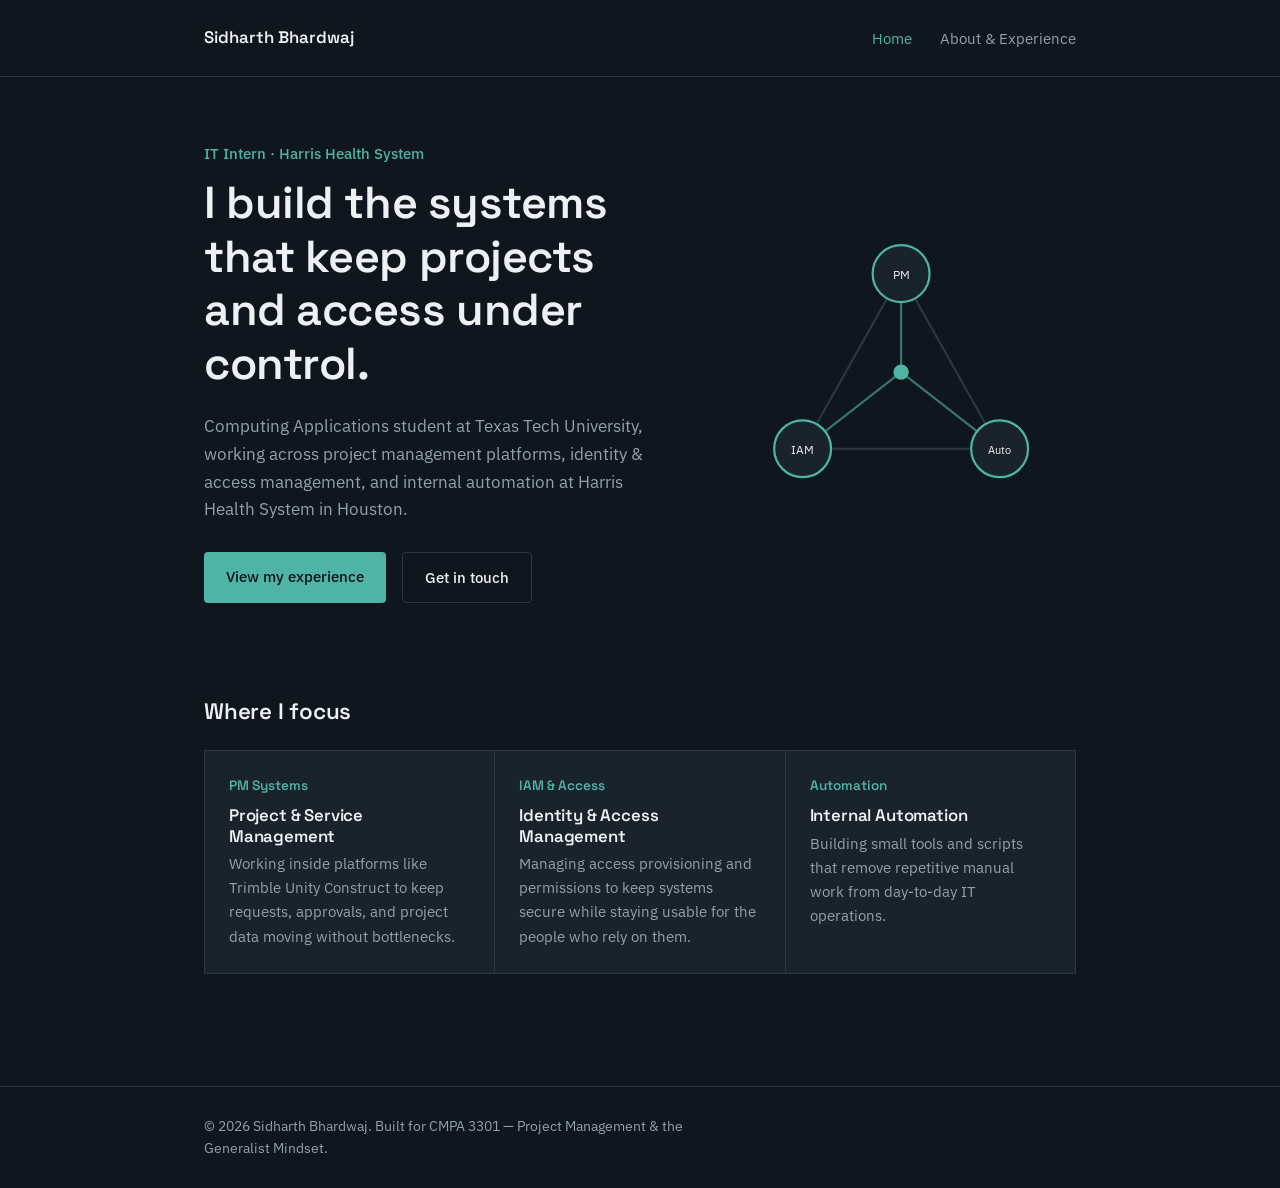
<file: index.html>
<!DOCTYPE html>
<html lang="en">
<head>
  <meta charset="UTF-8">
  <meta name="viewport" content="width=device-width, initial-scale=1.0">
  <title>Sidharth Bhardwaj — Portfolio</title>
  <meta name="description" content="Portfolio of Sidharth Bhardwaj, IT intern at Harris Health System and Computing Applications student at Texas Tech University.">
  <link rel="stylesheet" href="style.css">
</head>
<body>

  <header class="site-header">
    <div class="wrap">
      <span class="name">Sidharth Bhardwaj</span>
      <nav class="site-nav">
        <a href="index.html" class="current">Home</a>
        <a href="about.html">About &amp; Experience</a>
      </nav>
    </div>
  </header>

  <section class="hero">
    <div class="wrap">
      <div class="hero-text">
        <div class="role">IT Intern · Harris Health System</div>
        <h1>I build the systems that keep projects and access under control.</h1>
        <p class="lede">Computing Applications student at Texas Tech University, working across project management platforms, identity &amp; access management, and internal automation at Harris Health System in Houston.</p>
        <div class="cta-row">
          <a href="about.html" class="btn btn-primary">View my experience</a>
          <a href="mailto:sibhardw@ttu.edu" class="btn btn-secondary">Get in touch</a>
        </div>
      </div>

      <svg class="hero-diagram" viewBox="0 0 320 300" xmlns="http://www.w3.org/2000/svg" role="img" aria-label="Diagram connecting three focus areas: PM systems, IAM and access, and automation">
        <line x1="160" y1="60" x2="70" y2="220" stroke="#2b3742" stroke-width="2"/>
        <line x1="160" y1="60" x2="250" y2="220" stroke="#2b3742" stroke-width="2"/>
        <line x1="70" y1="220" x2="250" y2="220" stroke="#2b3742" stroke-width="2"/>
        <line x1="160" y1="60" x2="160" y2="150" stroke="#35766d" stroke-width="2"/>
        <line x1="160" y1="150" x2="70" y2="220" stroke="#35766d" stroke-width="2"/>
        <line x1="160" y1="150" x2="250" y2="220" stroke="#35766d" stroke-width="2"/>

        <circle cx="160" cy="150" r="7" fill="#4fb3a5"/>

        <circle cx="160" cy="60" r="26" fill="#1a232c" stroke="#4fb3a5" stroke-width="2"/>
        <text x="160" y="65" text-anchor="middle" fill="#eef1f4" font-family="IBM Plex Sans, sans-serif" font-size="11">PM</text>

        <circle cx="70" cy="220" r="26" fill="#1a232c" stroke="#4fb3a5" stroke-width="2"/>
        <text x="70" y="225" text-anchor="middle" fill="#eef1f4" font-family="IBM Plex Sans, sans-serif" font-size="11">IAM</text>

        <circle cx="250" cy="220" r="26" fill="#1a232c" stroke="#4fb3a5" stroke-width="2"/>
        <text x="250" y="225" text-anchor="middle" fill="#eef1f4" font-family="IBM Plex Sans, sans-serif" font-size="10">Auto</text>
      </svg>
    </div>
  </section>

  <section class="focus-areas">
    <div class="wrap">
      <h2>Where I focus</h2>
      <div class="focus-grid">
        <div class="focus-item">
          <div class="index">PM Systems</div>
          <h3>Project &amp; Service Management</h3>
          <p>Working inside platforms like Trimble Unity Construct to keep requests, approvals, and project data moving without bottlenecks.</p>
        </div>
        <div class="focus-item">
          <div class="index">IAM &amp; Access</div>
          <h3>Identity &amp; Access Management</h3>
          <p>Managing access provisioning and permissions to keep systems secure while staying usable for the people who rely on them.</p>
        </div>
        <div class="focus-item">
          <div class="index">Automation</div>
          <h3>Internal Automation</h3>
          <p>Building small tools and scripts that remove repetitive manual work from day-to-day IT operations.</p>
        </div>
      </div>
    </div>
  </section>

  <footer class="site-footer">
    <div class="wrap">
      <p>&copy; 2026 Sidharth Bhardwaj. Built for CMPA 3301 — Project Management &amp; the Generalist Mindset.</p>
    </div>
  </footer>

</body>
</html>
</file>
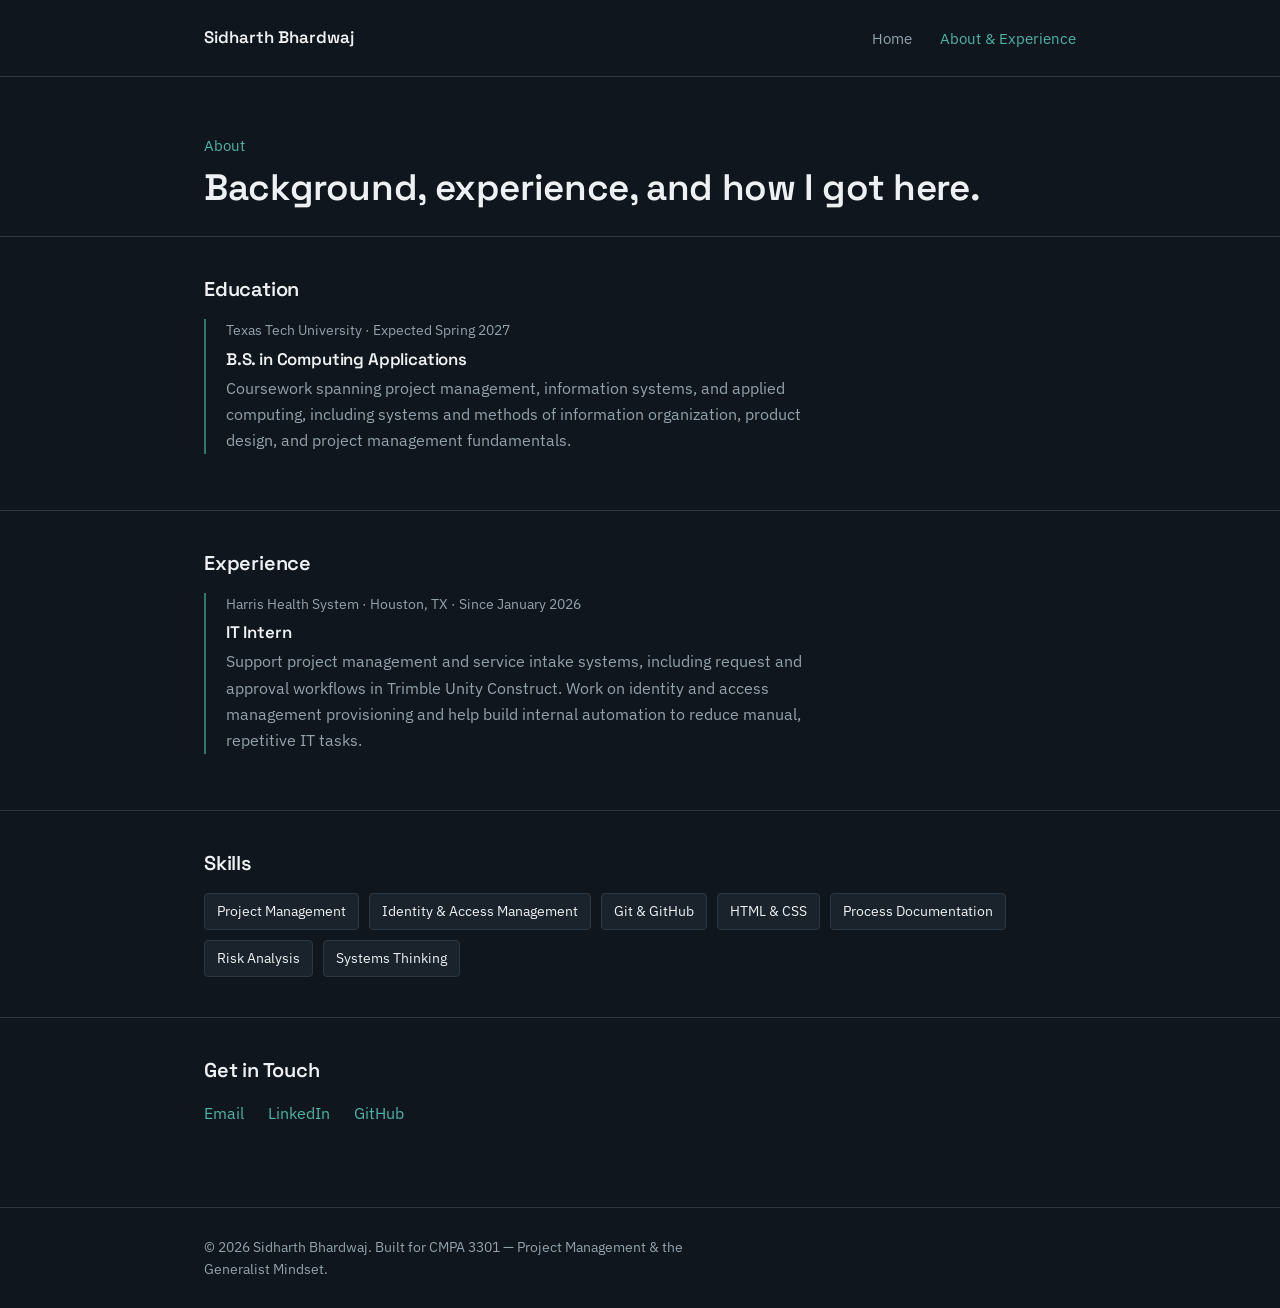
<file: about.html>
<!DOCTYPE html>
<html lang="en">
<head>
  <meta charset="UTF-8">
  <meta name="viewport" content="width=device-width, initial-scale=1.0">
  <title>About — Sidharth Bhardwaj</title>
  <meta name="description" content="Background, experience, coursework, and skills of Sidharth Bhardwaj.">
  <link rel="stylesheet" href="style.css">
</head>
<body>

  <header class="site-header">
    <div class="wrap">
      <span class="name">Sidharth Bhardwaj</span>
      <nav class="site-nav">
        <a href="index.html">Home</a>
        <a href="about.html" class="current">About &amp; Experience</a>
      </nav>
    </div>
  </header>

  <div class="page-header">
    <div class="wrap">
      <div class="role">About</div>
      <h1>Background, experience, and how I got here.</h1>
    </div>
  </div>

  <section class="block">
    <div class="wrap">
      <h2>Education</h2>
      <div class="entry">
        <div class="meta">Texas Tech University · Expected Spring 2027</div>
        <h3>B.S. in Computing Applications</h3>
        <p>Coursework spanning project management, information systems, and applied computing, including systems and methods of information organization, product design, and project management fundamentals.</p>
      </div>
    </div>
  </section>

  <section class="block">
    <div class="wrap">
      <h2>Experience</h2>
      <div class="entry">
        <div class="meta">Harris Health System · Houston, TX · Since January 2026</div>
        <h3>IT Intern</h3>
        <p>Support project management and service intake systems, including request and approval workflows in Trimble Unity Construct. Work on identity and access management provisioning and help build internal automation to reduce manual, repetitive IT tasks.</p>
      </div>
    </div>
  </section>

  <section class="block">
    <div class="wrap">
      <h2>Skills</h2>
      <ul class="skills-list">
        <li>Project Management</li>
        <li>Identity &amp; Access Management</li>
        <li>Git &amp; GitHub</li>
        <li>HTML &amp; CSS</li>
        <li>Process Documentation</li>
        <li>Risk Analysis</li>
        <li>Systems Thinking</li>
      </ul>
    </div>
  </section>

  <section class="block">
    <div class="wrap">
      <h2>Get in Touch</h2>
      <div class="contact-links">
        <a href="mailto:sibhardw@ttu.edu">Email</a>
        <a href="https://www.linkedin.com/in/seedh?utm_source=share_via&utm_content=profile&utm_medium=member_ios" target="_blank" rel="noopener">LinkedIn</a>
        <a href="https://github.com/sidh426" target="_blank" rel="noopener">GitHub</a>
      </div>
    </div>
  </section>

  <footer class="site-footer">
    <div class="wrap">
      <p>&copy; 2026 Sidharth Bhardwaj. Built for CMPA 3301 — Project Management &amp; the Generalist Mindset.</p>
    </div>
  </footer>

</body>
</html>
</file>
<file: style.css>
/* ============================================
   Sidharth Bhardwaj — Portfolio Stylesheet
   ============================================ */

@import url('https://fonts.googleapis.com/css2?family=Space+Grotesk:wght@500;600;700&family=IBM+Plex+Sans:wght@400;500;600&display=swap');

:root {
  --bg: #10161d;
  --surface: #1a232c;
  --surface-raised: #202b35;
  --border: #2b3742;
  --text: #eef1f4;
  --text-muted: #93a1ac;
  --accent: #4fb3a5;
  --accent-dim: #35766d;
  --accent-warm: #dc9a53;
  --max-width: 920px;
  --line: 1.65;
}

* { box-sizing: border-box; }

html {
  scroll-behavior: smooth;
}

body {
  margin: 0;
  background: var(--bg);
  color: var(--text);
  font-family: 'IBM Plex Sans', -apple-system, BlinkMacSystemFont, sans-serif;
  line-height: var(--line);
  -webkit-font-smoothing: antialiased;
}

h1, h2, h3 {
  font-family: 'Space Grotesk', 'IBM Plex Sans', sans-serif;
  font-weight: 600;
  line-height: 1.2;
  margin: 0 0 0.5em 0;
  letter-spacing: -0.01em;
}

p {
  margin: 0 0 1em 0;
  max-width: 62ch;
  color: var(--text-muted);
}

a {
  color: var(--accent);
  text-decoration: none;
}

a:hover, a:focus-visible {
  text-decoration: underline;
}

a:focus-visible, button:focus-visible {
  outline: 2px solid var(--accent);
  outline-offset: 3px;
}

img, svg { max-width: 100%; }

/* ---------- Layout shell ---------- */

.wrap {
  max-width: var(--max-width);
  margin: 0 auto;
  padding: 0 24px;
}

header.site-header {
  border-bottom: 1px solid var(--border);
  padding: 24px 0;
}

.site-header .wrap {
  display: flex;
  justify-content: space-between;
  align-items: center;
  gap: 16px;
  flex-wrap: wrap;
}

.site-header .name {
  font-family: 'Space Grotesk', sans-serif;
  font-size: 1.05rem;
  font-weight: 600;
  color: var(--text);
}

nav.site-nav a {
  color: var(--text-muted);
  margin-left: 24px;
  font-size: 0.95rem;
}

nav.site-nav a:first-child { margin-left: 0; }

nav.site-nav a.current {
  color: var(--accent);
}

/* ---------- Hero ---------- */

.hero {
  padding: 64px 0 56px;
}

.hero .wrap {
  display: grid;
  grid-template-columns: 1.15fr 0.85fr;
  gap: 48px;
  align-items: center;
}

.hero .role {
  color: var(--accent);
  font-size: 0.95rem;
  font-weight: 500;
  margin-bottom: 10px;
}

.hero h1 {
  font-size: clamp(2rem, 4.5vw, 2.8rem);
}

.hero .lede {
  font-size: 1.05rem;
  margin-top: 14px;
}

.hero .cta-row {
  margin-top: 28px;
  display: flex;
  gap: 16px;
  flex-wrap: wrap;
}

.btn {
  display: inline-block;
  padding: 12px 22px;
  border-radius: 4px;
  font-weight: 500;
  font-size: 0.95rem;
}

.btn-primary {
  background: var(--accent);
  color: #0d1318;
}

.btn-primary:hover, .btn-primary:focus-visible {
  background: var(--accent-warm);
  text-decoration: none;
  color: #0d1318;
}

.btn-secondary {
  border: 1px solid var(--border);
  color: var(--text);
}

.btn-secondary:hover, .btn-secondary:focus-visible {
  border-color: var(--accent);
  text-decoration: none;
}

.hero-diagram {
  width: 100%;
  height: auto;
}

/* ---------- Focus areas ---------- */

.focus-areas {
  padding: 40px 0 72px;
}

.focus-areas h2 {
  font-size: 1.4rem;
  margin-bottom: 24px;
}

.focus-grid {
  display: grid;
  grid-template-columns: repeat(3, 1fr);
  gap: 1px;
  background: var(--border);
  border: 1px solid var(--border);
}

.focus-item {
  background: var(--surface);
  padding: 24px;
}

.focus-item .index {
  font-family: 'Space Grotesk', sans-serif;
  color: var(--accent);
  font-size: 0.85rem;
  font-weight: 600;
  margin-bottom: 8px;
}

.focus-item h3 {
  font-size: 1.05rem;
  margin-bottom: 6px;
}

.focus-item p {
  font-size: 0.92rem;
  margin: 0;
}

/* ---------- About page sections ---------- */

.page-header {
  padding: 56px 0 8px;
}

.page-header .role {
  color: var(--accent);
  font-size: 0.95rem;
  margin-bottom: 8px;
}

.page-header h1 {
  font-size: clamp(1.8rem, 4vw, 2.3rem);
}

section.block {
  padding: 40px 0;
  border-top: 1px solid var(--border);
}

section.block h2 {
  font-size: 1.25rem;
  margin-bottom: 18px;
}

.entry {
  border-left: 2px solid var(--accent-dim);
  padding-left: 20px;
  margin-bottom: 24px;
}

.entry:last-child { margin-bottom: 0; }

.entry .meta {
  color: var(--text-muted);
  font-size: 0.88rem;
  margin-bottom: 6px;
}

.entry h3 {
  font-size: 1.05rem;
  margin-bottom: 6px;
}

.skills-list {
  list-style: none;
  padding: 0;
  margin: 0;
  display: flex;
  flex-wrap: wrap;
  gap: 10px;
}

.skills-list li {
  background: var(--surface);
  border: 1px solid var(--border);
  padding: 6px 12px;
  border-radius: 4px;
  font-size: 0.88rem;
  color: var(--text);
}

.contact-links {
  display: flex;
  flex-wrap: wrap;
  gap: 24px;
}

.contact-links a {
  font-size: 1rem;
}

/* ---------- Footer ---------- */

footer.site-footer {
  border-top: 1px solid var(--border);
  padding: 28px 0;
  margin-top: 40px;
}

footer.site-footer p {
  font-size: 0.85rem;
  margin: 0;
}

/* ---------- Responsive ---------- */

@media (max-width: 720px) {
  .hero .wrap {
    grid-template-columns: 1fr;
  }

  .hero-diagram {
    order: -1;
    max-width: 260px;
    margin: 0 auto;
  }

  .focus-grid {
    grid-template-columns: 1fr;
  }

  nav.site-nav a {
    margin-left: 16px;
  }
}

@media (prefers-reduced-motion: reduce) {
  html { scroll-behavior: auto; }
}
</file>
